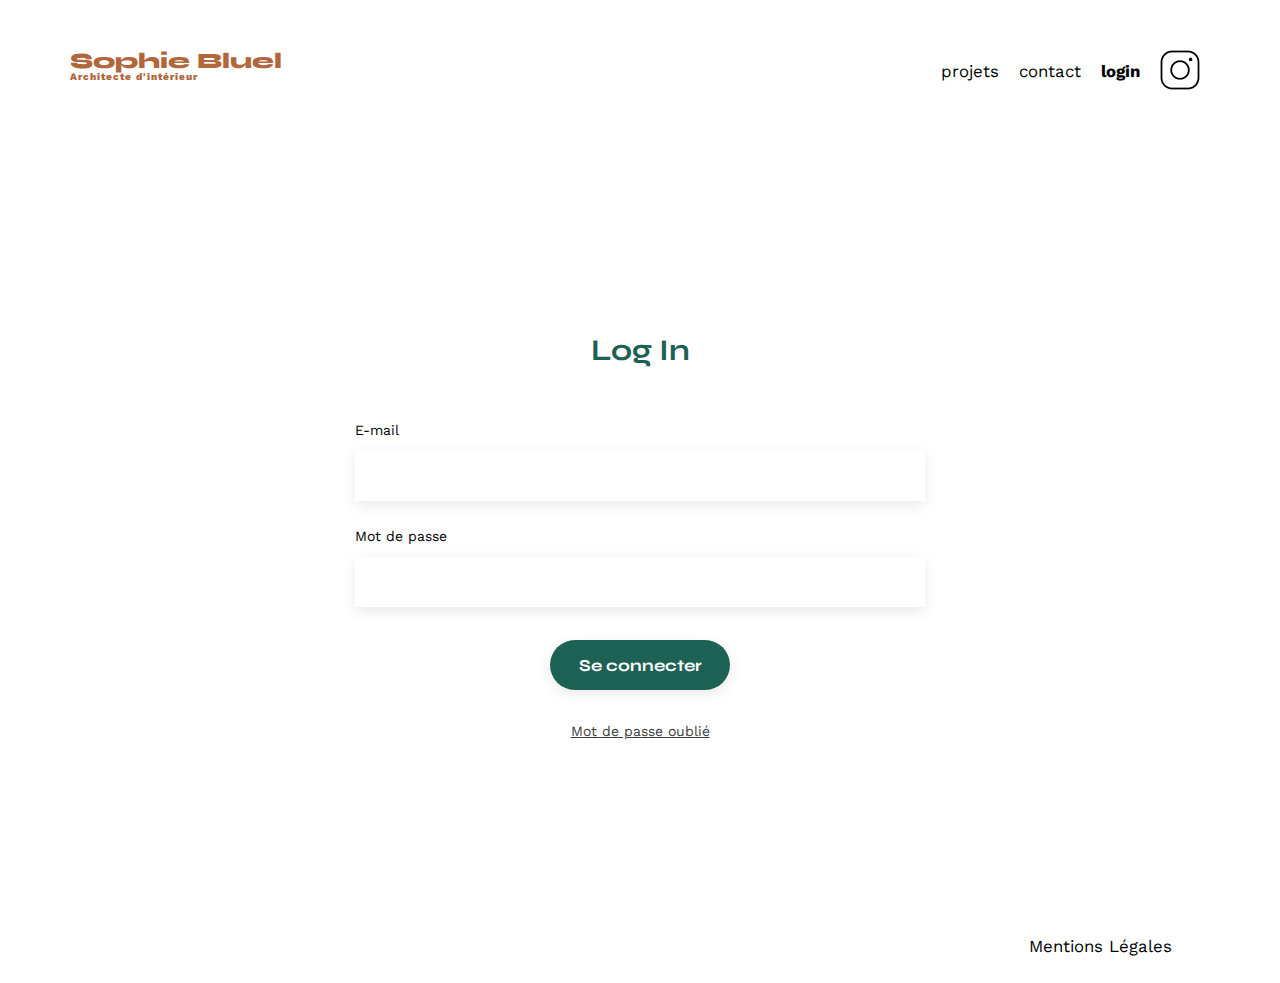
<file: login.html>
<html lang="fr">
<head>
    <meta charset="UTF-8">
	<title>Page de Connexion</title>
	<meta name="viewport" content="width=device-width, initial-scale=1.0">
	<link rel="preconnect" href="https://fonts.googleapis.com">
	<link rel="preconnect" href="https://fonts.gstatic.com" crossorigin>
	<link href="https://fonts.googleapis.com/css2?family=Syne:wght@700;800&family=Work+Sans&display=swap" rel="stylesheet">
	<meta name="description" content="">
	<link rel="stylesheet" href="./assets/style.css">
    <script src="./JS/login.js" type="module" defer ></script>
</head>
<body>
    <header>
        <h1>Sophie Bluel <span>Architecte d'intérieur</span></h1>
        <nav>
            <ul>
                <li>projets</li>
                <li>contact</li>
                <li><a href="./login.html" class="login">login</a></li>
                <li><img src="./assets/icons/instagram.png" alt="Instagram"></li>
            </ul>
        </nav>
    </header>
    <main>
        <section id="Log">
            <h2>Log In</h2>
            <form id="loginForm">
                <label for="email">E-mail</label>
                <input type="email" name="email" id="email" required>
                <label for="password">Mot de passe</label>
                <input type="password" name="password" id="password" required>
                <input type="submit" value="Se connecter">
                <p><a href="">Mot de passe oublié</a></p>
            </form>
        </section>
    </main>
    <footer class="footer-log">
        <nav>
            <ul>
                <li>Mentions Légales</li>
            </ul>
        </nav>
    </footer>   
</body>
</html>
</file>
<file: assets/style.css>
/* http://meyerweb.com/eric/tools/css/reset/
   v2.0 | 20110126
   License: none (public domain)
*/

html, body, div, span, applet, object, iframe,
h1, h2, h3, h4, h5, h6, p, blockquote, pre,
a, abbr, acronym, address, big, cite, code,
del, dfn, em, img, ins, kbd, q, s, samp,
small, strike, strong, sub, sup, tt, var,
b, u, i, center,
dl, dt, dd, ol, ul, li,
fieldset, form, label, legend,
table, caption, tbody, tfoot, thead, tr, th, td,
article, aside, canvas, details, embed,
figure, figcaption, footer, header, hgroup,
menu, nav, output, ruby, section, summary,
time, mark, audio, video {
	margin: 0;
	padding: 0;
	border: 0;
	font-size: 100%;
	font: inherit;
	vertical-align: baseline;
}
/* HTML5 display-role reset for older browsers */
article, aside, details, figcaption, figure,
footer, header, hgroup, menu, nav, section {
	display: block;
}
body {
	line-height: 1;
}
ol, ul {
	list-style: none;
}
blockquote, q {
	quotes: none;
}
blockquote:before, blockquote:after,
q:before, q:after {
	content: '';
	content: none;
}
table {
	border-collapse: collapse;
	border-spacing: 0;
}
/** end reset css**/
body {
	max-width: 1140px;
	margin:auto;
	font-family: 'Work Sans' ;
	font-size: 14px;
}
header {
	display: flex;
	justify-content: space-between;
	margin: 50px 0
}
section {
	margin: 50px 0
}

h1{
	display: flex;
	flex-direction: column;
	font-family: 'Syne';
	font-size: 22px;
	font-weight: 800;
	color: #B1663C
}

h1 > span {
	font-family: 'Work Sans';
	font-size:10px;
	letter-spacing: 0.1em;
;
}

h2{
	font-family: 'Syne';
	font-weight: 700;
	font-size: 30px;
	color: #1D6154
}
nav ul {
	display: flex;
	align-items: center;
	list-style-type: none;

}
nav li {
	padding: 0 10px;
	font-size: 1.2em;
}

.bandeau {
	display: none;
	justify-content: center;
	background-color: black;
	width: 100vw;
	padding-top: 25px;
	padding-bottom: 25px;
	margin-left: calc(-1 * ((100vw - 100%) / 2));

	
}

.bandeau i {
	margin-right: 11px;
}

.boutonEdition {
	display: flex;
	justify-content: center;
	background-color: black;
	color: white;
	border: none;
	font-family: 'Work Sans';
	font-size: 16px;
	font-weight: 100;

}

.logout {
	display: none;
	cursor: pointer;
	background-color: #fff;
	border: none;
	font-family: 'Work Sans';
	font-size: 16px;
}

.logout:hover {
	color: #B1663C;
}

li:hover {
	color: #B1663C;
}
#introduction {
	display: flex;
	align-items: center;
}
#introduction figure {
	flex: 1
}
#introduction img {
	display: block;
	margin: auto;
	width: 80%;
}

#introduction article {
	flex: 1
}
#introduction h2 {
	margin-bottom: 1em;
}

#introduction p {
	margin-bottom: 0.5em;
}
#portfolio h2 {
	text-align: center;
	margin-bottom: 1em;
}

.modifier {
	display: flex;
	justify-content: center;
	list-style-type: none;
	margin-top: 120px;
	
}

.modifier i {
	margin-right: 9px;
	font-weight: 500;
}

.btnS {
	display: flex;
	flex-wrap: wrap;
	justify-content: center;
	margin-bottom: 60px;
	margin-top: 30px;
	gap: 10px;
}

.btnS button {
	border-radius: 60px ;
	border: 1px solid #1D6154;
	background-color: white;
	height: 37px;
	font-family: 'Syne';
	color: #1D6154;
	font-size: 16px;
	font-weight: bold;
	padding-left: 15px;
	padding-right: 15px; 
}

.btnS button:hover {
	color: white;
	background-color: #1D6154;
	cursor: pointer;
}


.gallery {
	width: 100%;
	display: grid;
	grid-template-columns: 1fr 1fr 1fr;
	grid-column-gap: 20px;
	grid-row-gap: 20px;
}

.gallery figure {
	display: block;
	width: 304px;
	height: 407px;
}

.gallery img {
	width: 100%;
	height: 100%;

}
#contact, #log {
	width: 50%;
    margin: auto;
}
#contact > * {
	text-align: center;

}
#contact h2, #log h2{
	margin-bottom: 20px;
}
#contact form, #log form {
	text-align: left;
	margin-top:30px;
	display: flex;
	flex-direction: column;
}

#contact input, #log input {
	height: 50px;
	font-size: 1.2em;
	border: none;
	box-shadow: 0px 4px 14px rgba(0, 0, 0, 0.09);
}
#contact label, #log label {
	margin: 2em 0 1em 0;
}
#contact textarea {
	border: none;
	box-shadow: 0px 4px 14px rgba(0, 0, 0, 0.09);
}

input[type="submit"]{
	font-family: 'Syne';
	font-weight: 700;
	color: white;
	background-color: #1D6154;
	margin : 2em auto ;
	width: 180px;
	text-align: center;
	border-radius: 60px ;
}

footer nav ul {
	display: flex;
	justify-content: flex-end;
	margin: 2em
}




/* Page log */
.login {
	text-decoration: none;
	color: black;
	font-weight: bold;
	
}

.login:hover {
	color: #B1663C;
}


#log h2 {
	text-align: center;
	margin-top: 242px;
}

#log a {
	color: #3D3D3D;
}

#log p {
	text-align: center;
}


 

.footer-log {
	margin-top: 200px;
}


#Error {
	color: red;
	font-size: 14px;
	margin-top: 25px;
}



/********** modale *********/

.modalbtn {
	display: none;
	margin-left: 25px;
	justify-content: center;
	align-items: center;
	font-family: 'Work Sans';
	margin-bottom: 30px;
	background: white;
	border: 0 solid white;
	cursor: pointer;	
}

.modal-container {
	display: none;
	position: fixed;
	top: 0;
	width: 100vw;
	height: 100vw;
}
.modal-container.active {
	display: block;
}

.overlay {
	position: absolute;
	width: 100%;
	height: 100%;
	background: #333333d3;
}

.modal {
	width: 95%;
	max-width: 500px;
	min-width: 300px;
	padding: 30px;
	background: #fff;
	border-radius: 10px;
	position: absolute;
	top: 10%;
	left: 50%;
	transform: translate(-50%, 0%);
}

.close-modal, .close-add-modal {
margin: 8px 12px;
border: none;
font-size: 18px;
position: absolute;
top: 10px;
right: 10px;
font-weight: bold;
background: #fff;
cursor: pointer;
}

.modal p {
	display: flex;
	justify-content: center;
	font-size: 20px;
	color: black;
	font-family: 'Work Sans';
	margin-bottom: 30px;
	margin-top: 10px;
}

figure button {
	padding: 5px 5px;
	position: absolute;
	background-color: black;
	cursor: pointer;
	border: none;
	margin:5px 0px 0px 47px;
	border-radius: 2px;
}

#TrashPosition {
	padding: 5px 5px;
	position: absolute;
	background-color: black;
	cursor: pointer;
	border: none;
	margin:5px 0px 0px 47px;
	border-radius: 2px;
}

button .fa-trash-can {
	margin: auto;
	border-radius: 15px;
}

.modal .addImg {
	padding: 8px 60px;
	font-size: 14px;
	border-radius: 60px;
	border: 1px solid #1D6154;
	background: #1D6154;
	color: #fff;
	font-family: 'Syne';
	cursor: pointer;
	margin-top: 30px;
}

.btn-img {
	display: flex;
	justify-content: center;
	border-top:2px solid #B3B3B3 ;
}

.modal-Galery {
	display: flex;
	flex-wrap: wrap;
	gap: 10px;
	max-height: 500px;
	margin-bottom: 30px;
	margin-left: 40px;
	margin-right: 6px;

}

.modal-Galery figure {
  width: 77px;
  height: 103px;
  margin-bottom: 30px;
}

.modal-Galery img {
	width: 100%;
	height: 100%;
	object-fit: cover;
}




/********** modale Ajout photo ********/

#return-modal {
	margin: 8px 12px;
	border: none;
	font-size: 12px;
	position: absolute;
	top: 10px;
	left: 10px;
	font-weight: bold;
	background: #fff;
	cursor: pointer;
	height: 25px;
	width: 25px;
}


.return-modal img {
display: flex;
justify-content: center;
align-items: center;
	
}

.arraw-left {
	height: 100%;

}


.modal h3 {
	display: flex;
	justify-content: center;
	margin-top: 25px;
	font-size: 26px;
}

.Ajout-Photo p {
	display: flex;
	justify-content: center;
}

.ajoutPhoto {
	background-color: #E8F1F6;
	margin-left: 40px;
	margin-right: 40px;
	margin-top: 25px;
	margin-bottom: 15px;
	height: 169px;
	border-radius: 3px;
	
}

.spanImg {
	display: flex;
	justify-content: center;
	align-items: center;
	height: 100%;
}

.ajoutPhoto i {
	display: flex;
	justify-content: center ;
	padding-top: 25px;
	color: #CBD6DC;
	font-size: 70px;
	}


.ajoutPhoto img {
	display: flex;
	width: 120px;
	height: 100%;

}

.AjouterPhoto {
	display: flex;
	justify-content: center;
	margin-top: 10px;
}

.AjouterPhoto label {
	display: flex;
	width: 173px;
	height: 36px;
	background-color: #CBD6DC;
	color: #306685;
	border: #CBD6DC;
	border-radius:50px;
	justify-content: center;
	align-items: center;
	font-size: 14px;
	cursor: pointer;
}

.AjouterPhoto input {
	display: none;
}

.ajoutPhoto p {
	display: flex;
	justify-self: center;
	font-size: 10px;
}

#AjoutInfos {
	margin-left: 40px;
	margin-right: 40px;
}


#AjoutInfos input[type="text"] {
	display: flex;
	height: 50px;
	width: 100%;
    font-size: 1.2em;
    border: none;
    box-shadow: 0px 4px 14px rgba(0, 0, 0, 0.09);
}


#AjoutInfos label {
	display: flex;
	margin-bottom: 15px;
	margin-top: 15px;
	font-size: 14px;
	position: relative;
}

#AjoutInfos .select-wrapper {
    position: relative;
    width: 100%;
	
}

#AjoutInfos select {
    width: 100%;
    height: 50px;
    font-size: 1.2em;
    border: none;
    box-shadow: 0px 4px 14px rgba(0, 0, 0, 0.09);
}


#desact {
	display: flex;
	justify-content: center;
	width: 230px;
	height: 35px;
	background: #A7A7A7;
	color: white;
	border: none;
	cursor: none;
}

.borderValider {
	display:flex ;
	margin-top: 50px;
	border-top: 1px solid #A7A7A7;
}
</file>
